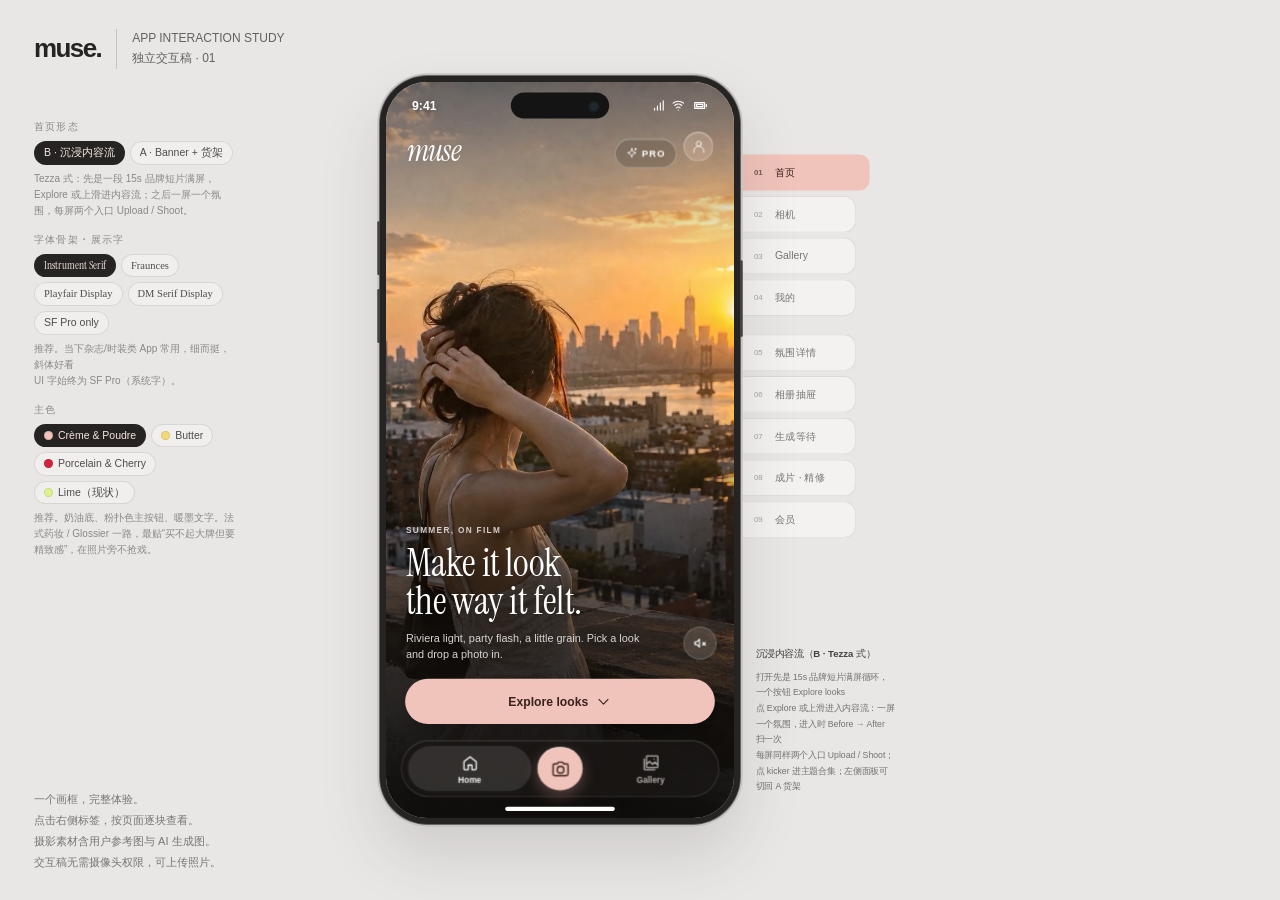
<file: index.html>
<!doctype html>
<html lang="en">
<head>
<meta charset="utf-8">
<meta name="viewport" content="width=device-width, initial-scale=1">
<title>muse — App UI</title>
<meta http-equiv="refresh" content="0; url=./muse-app.html">
<link rel="canonical" href="./muse-app.html">
<style>body{margin:0;min-height:100vh;display:grid;place-items:center;background:#e9eae5;color:#22231e;font-family:-apple-system,BlinkMacSystemFont,"SF Pro Display","Helvetica Neue",sans-serif;font-size:14px}a{color:inherit}</style>
</head>
<body>
<p>Opening the prototype… <a href="./muse-app.html">Open muse-app.html</a></p>
<script>location.replace('./muse-app.html'+location.search+location.hash);</script>
</body>
</html>
</file>
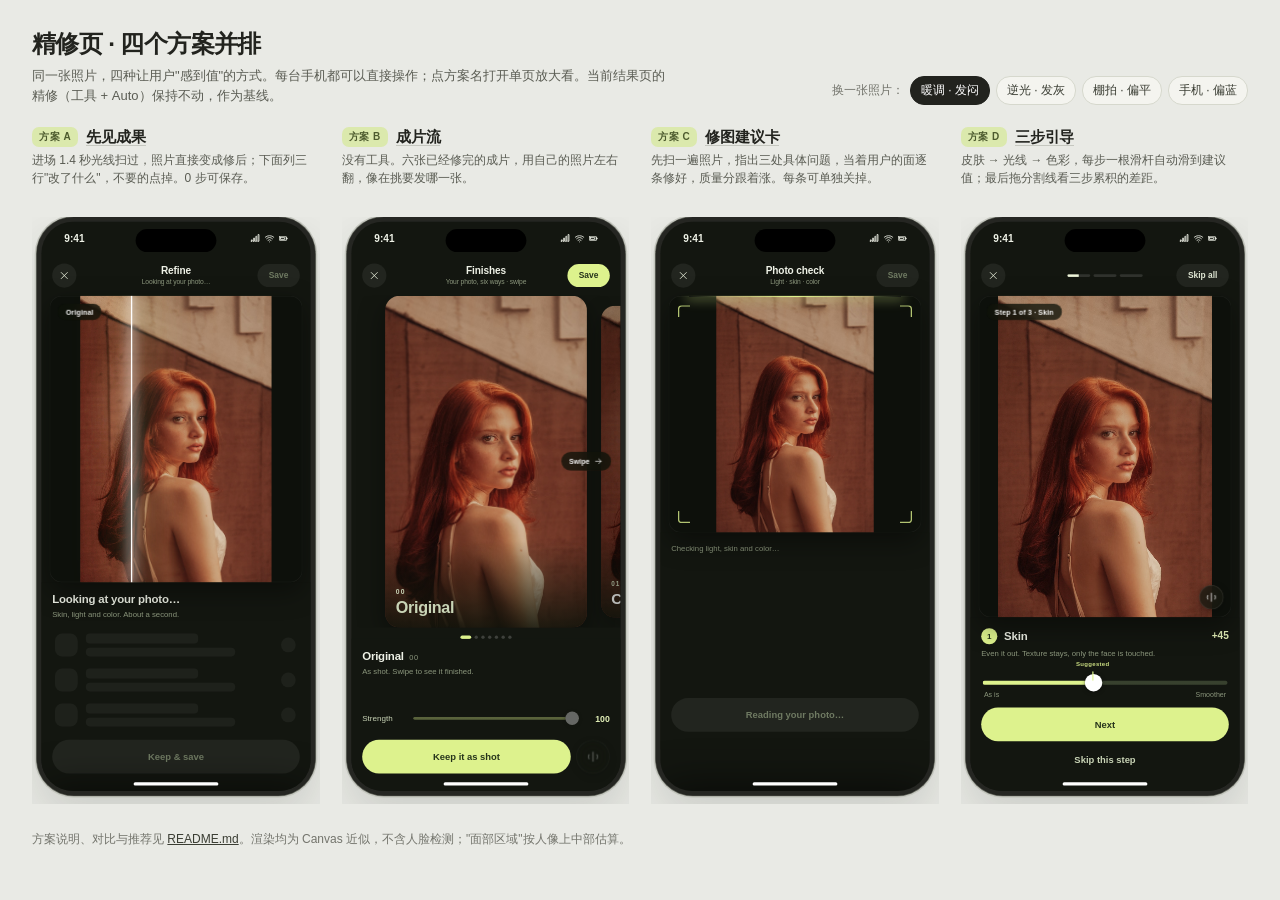
<file: refine-concepts/index.html>
<!doctype html>
<html lang="zh-CN">
<head>
<meta charset="utf-8">
<meta name="viewport" content="width=device-width,initial-scale=1">
<title>精修页 · 四个方案并排 — Muse</title>
<style>
:root{font-family:-apple-system,BlinkMacSystemFont,"SF Pro Display","Helvetica Neue",sans-serif;color:#22231e}
*{box-sizing:border-box}
body{margin:0;background:#e9eae5;min-height:100vh;padding:28px 32px 40px}
header{display:flex;align-items:flex-end;justify-content:space-between;gap:24px;flex-wrap:wrap;margin-bottom:22px}
header h1{margin:0;font-size:24px;letter-spacing:-.6px;font-weight:730}
header p{margin:6px 0 0;font-size:13px;color:#5a5c53;max-width:640px;line-height:1.5}
.photos{display:flex;align-items:center;gap:6px;flex-wrap:wrap;font-size:12px;color:#73746c}
.photos a{color:#3a3d33;background:#f4f4ef;border:1px solid #d6d8cd;border-radius:14px;padding:5px 10px;text-decoration:none}
.photos a.on{background:#22231e;color:#fff;border-color:#22231e}
.grid{display:grid;grid-template-columns:repeat(4,minmax(0,1fr));gap:22px}
@media(max-width:1180px){.grid{grid-template-columns:repeat(2,minmax(0,1fr))}}
section h2{margin:0 0 4px;font-size:15px;letter-spacing:-.2px}
section h2 a{color:inherit;text-decoration:none;border-bottom:1px solid #c5c7bf}
section h2 a:hover{border-color:#22231e}
section h2 span{display:inline-block;font-size:10px;font-weight:700;letter-spacing:.6px;color:#4c5a2e;background:#dbe9ad;border-radius:7px;padding:3px 7px;margin-right:8px;vertical-align:2px}
section p{margin:0 0 12px;font-size:12px;color:#5a5c53;line-height:1.5;min-height:54px}
.frame{width:100%;aspect-ratio:428/874;position:relative;overflow:hidden}
.frame iframe{position:absolute;left:0;top:0;width:428px;height:874px;border:0;transform-origin:0 0;background:transparent}
footer{margin-top:26px;font-size:12px;color:#73746c;line-height:1.6}
footer a{color:#3a3d33}
</style>
</head>
<body>
<header>
 <div><h1>精修页 · 四个方案并排</h1><p>同一张照片，四种让用户"感到值"的方式。每台手机都可以直接操作；点方案名打开单页放大看。当前结果页的精修（工具 + Auto）保持不动，作为基线。</p></div>
 <div class="photos" id="photos"><span>换一张照片：</span></div>
</header>
<div class="grid" id="grid"></div>
<footer>方案说明、对比与推荐见 <a href="README.md">README.md</a>。渲染均为 Canvas 近似，不含人脸检测；"面部区域"按人像上中部估算。</footer>
<script>
const PHOTOS={portrait5:'暖调 · 发闷',portrait2:'逆光 · 发灰',portrait4:'棚拍 · 偏平',portrait:'手机 · 偏蓝'};
const q=new URLSearchParams(location.search),photo=PHOTOS[q.get('photo')]?q.get('photo'):'portrait5';
document.getElementById('photos').insertAdjacentHTML('beforeend',Object.entries(PHOTOS).map(([id,d])=>`<a href="?photo=${id}" class="${id===photo?'on':''}">${d}</a>`).join(''));
const CONCEPTS=[
 ['A','先见成果','A-reveal.html','进场 1.4 秒光线扫过，照片直接变成修后；下面列三行"改了什么"，不要的点掉。0 步可保存。'],
 ['B','成片流','B-finishes.html','没有工具。六张已经修完的成片，用自己的照片左右翻，像在挑要发哪一张。'],
 ['C','修图建议卡','C-coach.html','先扫一遍照片，指出三处具体问题，当着用户的面逐条修好，质量分跟着涨。每条可单独关掉。'],
 ['D','三步引导','D-steps.html','皮肤 → 光线 → 色彩，每步一根滑杆自动滑到建议值；最后拖分割线看三步累积的差距。']
];
document.getElementById('grid').innerHTML=CONCEPTS.map(([tag,name,file,desc])=>`<section><h2><span>方案 ${tag}</span><a href="${file}?photo=${photo}">${name}</a></h2><p>${desc}</p><div class="frame"><iframe src="${file}?embed=1&photo=${photo}" title="方案 ${tag} ${name}" loading="lazy"></iframe></div></section>`).join('');
function fit(){document.querySelectorAll('.frame').forEach(f=>{const s=f.clientWidth/428;f.querySelector('iframe').style.transform=`scale(${s})`;});}
fit();addEventListener('resize',fit);
</script>
</body>
</html>
</file>
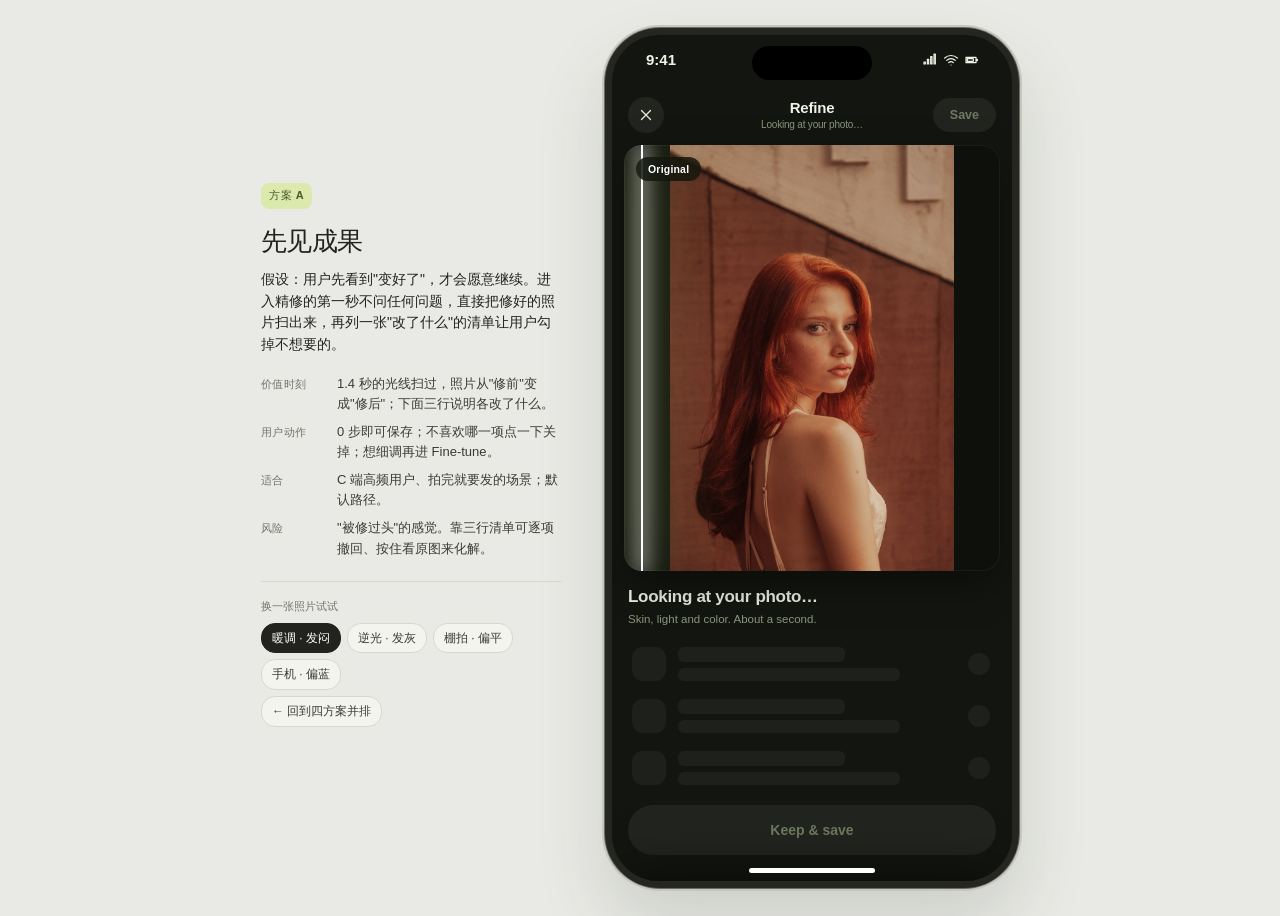
<file: refine-concepts/A-reveal.html>
<!doctype html>
<html lang="zh-CN">
<head>
<meta charset="utf-8">
<meta name="viewport" content="width=device-width,initial-scale=1">
<title>方案 A · 先见成果 — Muse 精修概念</title>
<link rel="stylesheet" href="shared.css">
<style>
/* A: the app does the work first, then shows a receipt of what it did. */
.sweep{position:absolute;top:0;bottom:0;left:0;width:2px;margin-left:-1px;background:#fff;box-shadow:0 0 18px 4px #ffffff99,0 0 70px 14px #ddf28d55;opacity:0;pointer-events:none}
.sweep.on{opacity:1}
.ba{position:absolute;top:12px;right:12px;display:flex;background:#0e130ac2;border-radius:20px;padding:3px;backdrop-filter:blur(12px);-webkit-backdrop-filter:blur(12px)}
.ba button{font-size:10.5px;font-weight:600;padding:5px 11px;border-radius:16px;color:#c9d4b6}
.ba button.on{background:#fff;color:#1d2418}
.ba[hidden]{display:none}
.head{display:flex;align-items:center;justify-content:space-between;gap:12px}
.head h2{transition:opacity .3s}
.changes{display:flex;flex-direction:column;gap:6px}
.change{display:flex;align-items:center;gap:12px;min-height:46px;padding:0 6px 0 4px;border-radius:14px;text-align:left;width:100%;transition:opacity .25s}
.change .ic{width:34px;height:34px;border-radius:11px;display:grid;place-items:center;background:#28321f;color:#e9f5c3;flex-shrink:0;transition:background .2s,color .2s}
.change .ic svg{width:17px;height:17px}
.change .txt{flex:1;min-width:0;line-height:1.25}
.change .txt b{display:block;font-size:12.5px;font-weight:600;color:#eef5d9}
.change .txt small{display:block;font-size:10.5px;color:var(--muted);margin-top:2px;white-space:nowrap;overflow:hidden;text-overflow:ellipsis}
.change .tick{width:22px;height:22px;border-radius:50%;display:grid;place-items:center;background:var(--accent);color:var(--accent-ink);flex-shrink:0;transition:background .2s,color .2s}
.change .tick svg{width:13px;height:13px;stroke-width:2.6}
.change.off .ic{background:var(--tile);color:#7f8a72}
.change.off .txt b{color:#a4af95}
.change.off .tick{background:#ffffff10;color:transparent;box-shadow:inset 0 0 0 1.5px #ffffff26}
.change.pop{animation:pop .5s cubic-bezier(.2,.9,.3,1.3) both}
.skeleton .change{pointer-events:none}
.skeleton .ic,.skeleton .tick{background:#ffffff0c!important;color:transparent!important;box-shadow:none!important}
.skeleton .txt b,.skeleton .txt small{color:transparent!important;background:#ffffff0c;border-radius:6px;width:60%}
.skeleton .txt small{width:80%;margin-top:6px}
.skeleton{animation:shimmer 1.3s ease-in-out infinite}
@keyframes shimmer{50%{opacity:.55}}
.stage-hint{position:absolute;left:50%;bottom:14px;transform:translateX(-50%);background:#0e130ac2;color:#fff;border-radius:20px;padding:6px 12px;font-size:10.5px;font-weight:550;backdrop-filter:blur(12px);pointer-events:none;opacity:0;transition:opacity .3s}
.stage-hint.show{opacity:1}
</style>
</head>
<body>
<main class="board">
 <aside class="note">
  <span class="tag">方案 A</span>
  <h1>先见成果</h1>
  <p class="hyp">假设：用户先看到"变好了"，才会愿意继续。进入精修的第一秒不问任何问题，直接把修好的照片扫出来，再列一张"改了什么"的清单让用户勾掉不想要的。</p>
  <dl>
   <dt>价值时刻</dt><dd>1.4 秒的光线扫过，照片从"修前"变成"修后"；下面三行说明各改了什么。</dd>
   <dt>用户动作</dt><dd>0 步即可保存；不喜欢哪一项点一下关掉；想细调再进 Fine-tune。</dd>
   <dt>适合</dt><dd>C 端高频用户、拍完就要发的场景；默认路径。</dd>
   <dt>风险</dt><dd>"被修过头"的感觉。靠三行清单可逐项撤回、按住看原图来化解。</dd>
  </dl>
  <div class="switch"></div>
 </aside>
 <div class="device"><div class="screen">
  <div class="status"></div><div class="island"></div>
  <div class="app">
   <header class="topbar">
    <button class="circle" aria-label="Close" id="close"></button>
    <span class="title">Refine<small id="titleSub">Looking at your photo…</small></span>
    <button class="pill" id="save" disabled>Save</button>
   </header>
   <div class="stage" id="stage">
    <img id="before" alt="Photo before refinement">
    <canvas id="after" aria-label="Refined photo" style="clip-path:inset(0 100% 0 0)"></canvas>
    <div class="sweep" id="sweep"></div>
    <span class="glass-label" id="label">Original</span>
    <div class="ba" id="ba" hidden><button data-v="before">Before</button><button data-v="after" class="on">After</button></div>
    <span class="stage-hint" id="hint">Hold to see before</span>
    <button class="glass hold" id="hold" aria-label="Hold to see the photo before refinement" hidden></button>
   </div>
   <section class="panel">
    <div class="head"><div><h2 id="headline">Looking at your photo…</h2><p class="sub" id="sub">Skin, light and color. About a second.</p></div><button class="pill ghost" id="tune" hidden>Fine-tune</button></div>
    <div class="changes skeleton" id="changes"></div>
    <div class="actions"><button class="btn primary" id="keep" disabled>Keep &amp; save</button></div>
   </section>
   <div class="scrim"></div>
   <div class="sheet" id="sheet">
    <div class="grab"></div>
    <div class="sheet-head"><h3>Fine-tune</h3><button class="pill ghost" id="sheetDone">Done</button></div>
    <div id="sheetBody"></div>
   </div>
   <div class="home-line"></div>
  </div>
 </div></div>
</main>
<script src="shared.js"></script>
<script>
const {icon,photoSrc}=Muse;Muse.chrome();
document.getElementById('close').innerHTML=icon('close');document.getElementById('hold').innerHTML=icon('compare');

/* The three changes come from a quick read of the photo (face brightness, warmth, contrast) — see Muse.suggest. */
let CHANGES=[];
const on={skin:true,light:true,color:true};
let cur=Muse.DEFAULT(),strength=100,revealed=false,comparing=false;
const before=document.getElementById('before'),after=document.getElementById('after'),label=document.getElementById('label'),changes=document.getElementById('changes');
const paint=Muse.painter(after,{max:900});

function recompute(){cur=Muse.DEFAULT();for(const c of CHANGES)if(on[c.k])c.set(cur);}
const effective=()=>Muse.scaled(cur,strength/100);
function anyOn(){return Object.values(on).some(Boolean);}

function renderChanges(pop=false){
 changes.innerHTML=CHANGES.map((c,i)=>`<button class="change ${on[c.k]?'':'off'} ${pop?'pop':''}" data-k="${c.k}" style="animation-delay:${i*110}ms" aria-pressed="${on[c.k]}"><span class="ic">${icon(c.ic)}</span><span class="txt"><b>${c.name}</b><small>${c.why}</small></span><span class="tick">${icon('check')}</span></button>`).join('');
}
function updateHead(){
 const n=Object.values(on).filter(Boolean).length;
 document.getElementById('headline').textContent=n?'Refined for you':'Back to your original';
 document.getElementById('sub').textContent=n?`${n} change${n>1?'s':''}. Tap one to turn it off.`:'Turn a change back on, or fine-tune by hand.';
 document.getElementById('titleSub').textContent=n?'Auto · tap to adjust':'Nothing applied';
 document.getElementById('save').disabled=!n;document.getElementById('keep').disabled=!n;
 label.textContent=comparing?'Before':(n?'After':'Original');label.classList.toggle('accent',!comparing&&n>0);
}
async function refresh(){await paint(photoSrc,effective());after.style.clipPath='none';}

changes.addEventListener('click',e=>{const b=e.target.closest('.change');if(!b||!revealed)return;on[b.dataset.k]=!on[b.dataset.k];recompute();renderChanges();updateHead();refresh();syncSheet();});

/* Sweep: the refined canvas is revealed left→right behind a bright line. */
function sweep(ms=1400){return new Promise(res=>{const line=document.getElementById('sweep');line.classList.add('on');const t0=performance.now();const step=now=>{const k=Math.min(1,(now-t0)/ms),e=k<.5?2*k*k:1-Math.pow(-2*k+2,2)/2,p=e*100;after.style.clipPath=`inset(0 ${100-p}% 0 0)`;line.style.left=p+'%';if(k<1)requestAnimationFrame(step);else{line.classList.remove('on');res();}};requestAnimationFrame(step);});}

async function start(){
 before.src=photoSrc;await Muse.load(photoSrc);
 CHANGES=Muse.suggest(await Muse.analyse(photoSrc)).changes;
 renderChanges();recompute();
 const out=await Muse.render(photoSrc,effective(),900);Muse.paint(after,out);after.hidden=false;
 await Muse.wait(650);
 await sweep();
 revealed=true;changes.classList.remove('skeleton');renderChanges(true);updateHead();
 document.getElementById('tune').hidden=false;document.getElementById('ba').hidden=false;document.getElementById('hold').hidden=false;
 const hint=document.getElementById('hint');hint.classList.add('show');setTimeout(()=>hint.classList.remove('show'),2600);
}

/* Before / After */
function showBefore(){comparing=true;after.hidden=true;updateHead();document.querySelectorAll('.ba button').forEach(b=>b.classList.toggle('on',b.dataset.v==='before'));}
function showAfter(){comparing=false;after.hidden=false;updateHead();document.querySelectorAll('.ba button').forEach(b=>b.classList.toggle('on',b.dataset.v==='after'));}
document.getElementById('ba').addEventListener('click',e=>{const b=e.target.closest('button');if(!b)return;b.dataset.v==='before'?showBefore():showAfter();});
Muse.hold(document.getElementById('hold'),showBefore,showAfter);

/* Save */
const save=()=>{if(!anyOn())return;Muse.toast('Saved to Photos · original kept');};
document.getElementById('save').onclick=save;document.getElementById('keep').onclick=save;
document.getElementById('close').onclick=()=>Muse.toast('Back to result (prototype)');

/* Fine-tune sheet: strength first, then the four knobs behind the three changes. */
const sheet=Muse.sheet(document.getElementById('sheet'));
const KNOBS=[{id:'strength',label:'Strength',min:0,max:100},{id:'smooth',label:'Smooth skin',min:0,max:100},{id:'facelight',label:'Face light',min:0,max:100},{id:'warmth',label:'Warmth',min:-50,max:50,signed:true},{id:'contrast',label:'Contrast',min:-50,max:50,signed:true}];
document.getElementById('sheetBody').innerHTML=KNOBS.map(k=>Muse.sliderRow({...k,value:k.id==='strength'?100:0})).join('');
const syncers={};
for(const k of KNOBS){const input=document.getElementById(k.id);syncers[k.id]=Muse.bindSlider(input,v=>{if(k.id==='strength')strength=v;else{cur[k.id]=v;if(k.id==='smooth')on.skin=v>0;if(k.id==='facelight')on.light=v>0;if(k.id==='warmth'||k.id==='contrast')on.color=cur.warmth!==0||cur.contrast!==0||cur.saturation!==0;}renderChanges();updateHead();refresh();},{signed:k.signed});}
function syncSheet(){for(const k of KNOBS){const input=document.getElementById(k.id);input.value=k.id==='strength'?strength:Math.round(cur[k.id]);syncers[k.id]();}}
document.getElementById('tune').onclick=()=>{syncSheet();sheet.open();};
document.getElementById('sheetDone').onclick=sheet.close;

start();
</script>
</body>
</html>
</file>
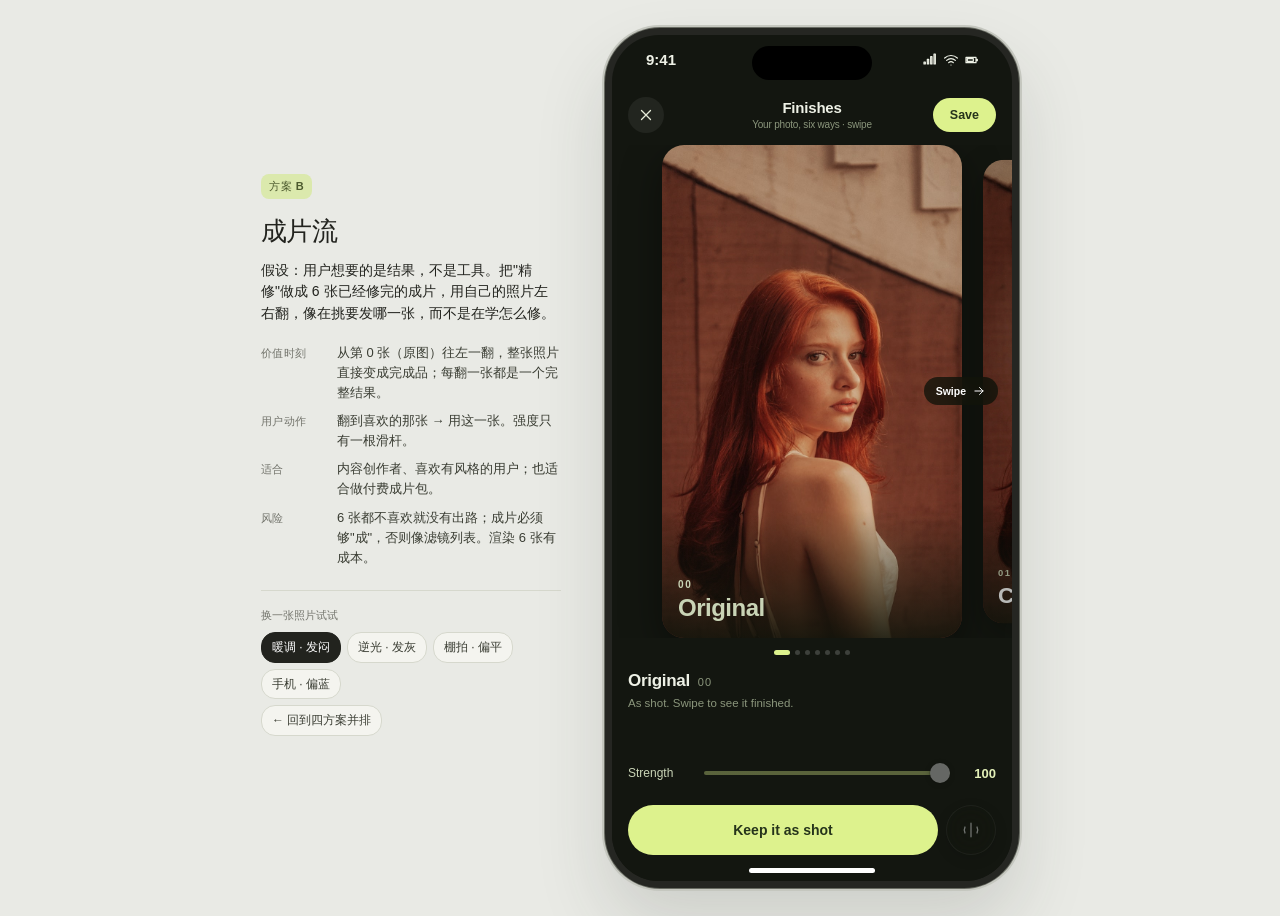
<file: refine-concepts/B-finishes.html>
<!doctype html>
<html lang="zh-CN">
<head>
<meta charset="utf-8">
<meta name="viewport" content="width=device-width,initial-scale=1">
<title>方案 B · 成片流 — Muse 精修概念</title>
<link rel="stylesheet" href="shared.css">
<style>
/* B: no tools. Six finished versions of the user's photo, swiped like prints. */
.deck-wrap{position:relative;flex:1;min-height:0;margin-top:4px}
.deck{height:100%;display:flex;gap:12px;overflow-x:auto;scroll-snap-type:x mandatory;padding:0 50px;scrollbar-width:none}
.deck::-webkit-scrollbar{display:none}
.deck.nudge{animation:nudge 1.1s ease-in-out .9s 1}
@keyframes nudge{35%{transform:translateX(-22px)}70%{transform:translateX(6px)}}
.card{flex:0 0 300px;height:100%;border-radius:22px;overflow:hidden;position:relative;background:#0d100b;scroll-snap-align:center;box-shadow:0 14px 40px #00000066,inset 0 0 0 1px #ffffff0d;transition:transform .3s,opacity .3s}
.card:not(.active){transform:scale(.94);opacity:.7}
.card canvas,.card img{position:absolute;inset:0;width:100%;height:100%;object-fit:cover;display:block}
.card img.orig[hidden]{display:none}
.card .cap{position:absolute;left:0;right:0;bottom:0;padding:70px 16px 16px;background:linear-gradient(transparent,#0e130ad9);pointer-events:none}
.card .cap small{display:block;font-size:10px;letter-spacing:1.6px;color:#c9d4b6;font-weight:600;margin-bottom:4px}
.card .cap h3{font-size:24px;font-weight:720;letter-spacing:-.5px;color:#fff}
.card.original .cap h3{color:#c9d4b6}
.card .loading{position:absolute;inset:0;display:grid;place-items:center;color:#7f8a72;font-size:11px;background:#10130e;animation:shimmer 1.3s ease-in-out infinite}
@keyframes shimmer{50%{opacity:.6}}
.card .before-tag{position:absolute;left:12px;top:12px;background:#0e130ac2;color:#fff;border-radius:20px;padding:6px 12px;font-size:10.5px;font-weight:550;backdrop-filter:blur(12px)}
.card .before-tag[hidden]{display:none}
.swipe-hint{position:absolute;right:14px;top:50%;transform:translateY(-50%);display:flex;align-items:center;gap:6px;background:#0e130ac2;color:#fff;border-radius:20px;padding:7px 12px;font-size:10.5px;font-weight:600;backdrop-filter:blur(12px);pointer-events:none;transition:opacity .3s;animation:hintPulse 1.6s ease-in-out infinite}
.swipe-hint svg{width:14px;height:14px}
.swipe-hint.gone{opacity:0}
@keyframes hintPulse{50%{transform:translate(-6px,-50%)}}
.dots{display:flex;justify-content:center;gap:5px;padding:12px 0 0}
.dots i{width:5px;height:5px;border-radius:3px;background:#ffffff2e;transition:width .25s,background .25s}
.dots i.on{width:16px;background:var(--accent)}
.meta{min-height:62px}
.meta h2{display:flex;align-items:baseline;gap:8px}
.meta h2 small{font-size:11px;color:var(--muted);font-weight:500;letter-spacing:1px}
.tags{display:flex;flex-wrap:wrap;gap:6px;margin-top:8px;min-height:22px}
.tags span{font-size:10.5px;color:#c9d4b6;background:var(--tile);border-radius:12px;padding:3px 9px;box-shadow:inset 0 0 0 1px #ffffff0a}
.row2{flex-direction:row;align-items:center}
.row2 .btn{flex:1}
.row2 .glass{position:static;width:50px;height:50px}
.row2 .glass svg{width:18px;height:18px}
</style>
</head>
<body>
<main class="board">
 <aside class="note">
  <span class="tag">方案 B</span>
  <h1>成片流</h1>
  <p class="hyp">假设：用户想要的是结果，不是工具。把"精修"做成 6 张已经修完的成片，用自己的照片左右翻，像在挑要发哪一张，而不是在学怎么修。</p>
  <dl>
   <dt>价值时刻</dt><dd>从第 0 张（原图）往左一翻，整张照片直接变成完成品；每翻一张都是一个完整结果。</dd>
   <dt>用户动作</dt><dd>翻到喜欢的那张 → 用这一张。强度只有一根滑杆。</dd>
   <dt>适合</dt><dd>内容创作者、喜欢有风格的用户；也适合做付费成片包。</dd>
   <dt>风险</dt><dd>6 张都不喜欢就没有出路；成片必须够"成"，否则像滤镜列表。渲染 6 张有成本。</dd>
  </dl>
  <div class="switch"></div>
 </aside>
 <div class="device"><div class="screen">
  <div class="status"></div><div class="island"></div>
  <div class="app">
   <header class="topbar">
    <button class="circle" aria-label="Close" id="close"></button>
    <span class="title">Finishes<small>Your photo, six ways · swipe</small></span>
    <button class="pill" id="save">Save</button>
   </header>
   <div class="deck-wrap">
    <div class="deck nudge" id="deck" aria-label="Finishes"></div>
    <div class="swipe-hint" id="swipeHint">Swipe</div>
   </div>
   <div class="dots" id="dots"></div>
   <section class="panel">
    <div class="meta" id="meta"></div>
    <div id="strengthRow"></div>
    <div class="actions row2"><button class="btn primary" id="use">Use this finish</button><button class="glass" id="hold" aria-label="Hold to see the original"></button></div>
   </section>
   <div class="home-line"></div>
  </div>
 </div></div>
</main>
<script src="shared.js"></script>
<script>
const {icon,photoSrc}=Muse;Muse.chrome();
document.getElementById('close').innerHTML=icon('close');document.getElementById('hold').innerHTML=icon('compare');document.getElementById('swipeHint').innerHTML='Swipe '+icon('arrow');

/* "Clean" is the photo-aware auto (same read as A/C/D); the rest are deliberate styles. */
let FINISHES=[
 {id:'original',name:'Original',idx:'00',desc:'As shot. Swipe to see it finished.',tags:[],set:null},
 {id:'clean',name:'Clean',idx:'01',desc:'Just better. Nobody can tell what changed.',tags:['Even skin','Face light','Balanced color'],set:null},
 {id:'film',name:'Soft Film',idx:'02',desc:'Faded warmth and a little grain. Weekend feeling.',tags:['Warm fade','Fine grain','Soft skin'],set:s=>{s.look={css:'sepia(.2) saturate(1.02) contrast(.94) brightness(1.05)',grain:.32};s.smooth=30;s.glow=10;s.facelight=30;}},
 {id:'golden',name:'Golden',idx:'03',desc:'Late-afternoon light, wherever you were.',tags:['Warm glow','Face light','Rich tones'],set:s=>{s.look={css:'sepia(.28) saturate(1.18) contrast(1.04)',glow:.12};s.facelight=45;s.saturation=6;s.smooth=25;}},
 {id:'editorial',name:'Editorial',idx:'04',desc:'Black and white with weight. Magazine, not snapshot.',tags:['Mono','Deep contrast','Grain'],set:s=>{s.look={css:'grayscale(1) contrast(1.22) brightness(1.02)',grain:.2};s.vignette=25;s.smooth=20;s.facelight=35;}},
 {id:'night',name:'Night Glow',idx:'05',desc:'Soft halo, darker edges. Made for low light.',tags:['Glow','Vignette','Cool balance'],set:s=>{s.glow=45;s.contrast=8;s.saturation=8;s.vignette=32;s.warmth=-8;s.smooth=35;s.facelight=30;}},
 {id:'fresh',name:'Fresh',idx:'06',desc:'Brighter, cleaner, a bit more color. Daylight energy.',tags:['Bright','Clean color','Light skin'],set:s=>{s.exposure=8;s.saturation=15;s.contrast=2;s.smooth=25;s.facelight=30;s.look={css:'hue-rotate(-4deg) brightness(1.02)'};}}
];
const deck=document.getElementById('deck'),dots=document.getElementById('dots'),meta=document.getElementById('meta');
const amt=FINISHES.map(()=>100);let active=0,painters=[],comparing=false;

function stateFor(i){const f=FINISHES[i];if(!f.set)return null;const s=Muse.DEFAULT();f.set(s);return Muse.scaled(s,amt[i]/100);}

deck.innerHTML=FINISHES.map((f,i)=>`<article class="card ${i===0?'active original':''}" data-i="${i}"><img class="orig" src="${photoSrc}" alt="" ${i===0?'':'hidden'}>${i===0?'':`<canvas aria-label="${f.name} finish"></canvas><div class="loading">Finishing…</div>`}<span class="before-tag" hidden>Before</span><div class="cap"><small>${f.idx}${i===0?'':' · FINISH'}</small><h3>${f.name}</h3></div></article>`).join('');
dots.innerHTML=FINISHES.map((_,i)=>`<i class="${i===0?'on':''}"></i>`).join('');
document.getElementById('strengthRow').innerHTML=Muse.sliderRow({id:'strength',label:'Strength',value:100});
const strength=document.getElementById('strength');
const syncStrength=Muse.bindSlider(strength,v=>{amt[active]=v;renderCard(active);});

async function renderCard(i){const card=deck.children[i],canvas=card.querySelector('canvas');if(!canvas)return;if(!painters[i])painters[i]=Muse.painter(canvas,{max:720,delay:i===active?16:0});await painters[i](photoSrc,stateFor(i));card.querySelector('.loading')?.remove();}

function setActive(i){if(i===active&&meta.innerHTML)return;active=i;const f=FINISHES[i];
 [...deck.children].forEach((c,k)=>c.classList.toggle('active',k===i));[...dots.children].forEach((d,k)=>d.classList.toggle('on',k===i));
 meta.innerHTML=`<h2>${f.name}<small>${f.idx}</small></h2><p class="sub">${f.desc}</p><div class="tags">${f.tags.map(t=>`<span>${t}</span>`).join('')}</div>`;
 strength.disabled=i===0;strength.value=amt[i];syncStrength();
 document.getElementById('use').textContent=i===0?'Keep it as shot':`Use ${f.name}`;document.getElementById('hold').disabled=i===0;}

let scrollTimer=0;deck.addEventListener('scroll',()=>{document.getElementById('swipeHint').classList.add('gone');deck.classList.remove('nudge');clearTimeout(scrollTimer);scrollTimer=setTimeout(()=>{const mid=deck.getBoundingClientRect().left+deck.clientWidth/2;let best=0,dist=1e9;[...deck.children].forEach((c,k)=>{const r=c.getBoundingClientRect(),d=Math.abs(r.left+r.width/2-mid);if(d<dist){dist=d;best=k;}});setActive(best);},60);},{passive:true});
deck.addEventListener('click',e=>{const c=e.target.closest('.card');if(c&&+c.dataset.i!==active)c.scrollIntoView({behavior:'smooth',inline:'center',block:'nearest'});});

function showBefore(){if(active===0)return;comparing=true;const c=deck.children[active];c.querySelector('.orig').hidden=false;c.querySelector('.before-tag').hidden=false;}
function showAfter(){if(!comparing)return;comparing=false;const c=deck.children[active];c.querySelector('.orig').hidden=true;c.querySelector('.before-tag').hidden=true;}
Muse.hold(document.getElementById('hold'),showBefore,showAfter);
const save=()=>Muse.toast(active===0?'Saved as shot':`Saved · ${FINISHES[active].name} finish · original kept`);
document.getElementById('use').onclick=save;document.getElementById('save').onclick=save;
document.getElementById('close').onclick=()=>Muse.toast('Back to result (prototype)');

async function start(){
 await Muse.load(photoSrc);
 const sug=Muse.suggest(await Muse.analyse(photoSrc));FINISHES[1].set=s=>{for(const c of sug.changes)c.set(s);};FINISHES[1].tags=sug.changes.map(c=>c.name);
 setActive(0);
 for(let i=1;i<FINISHES.length;i++)await renderCard(i);
}
start();
</script>
</body>
</html>
</file>
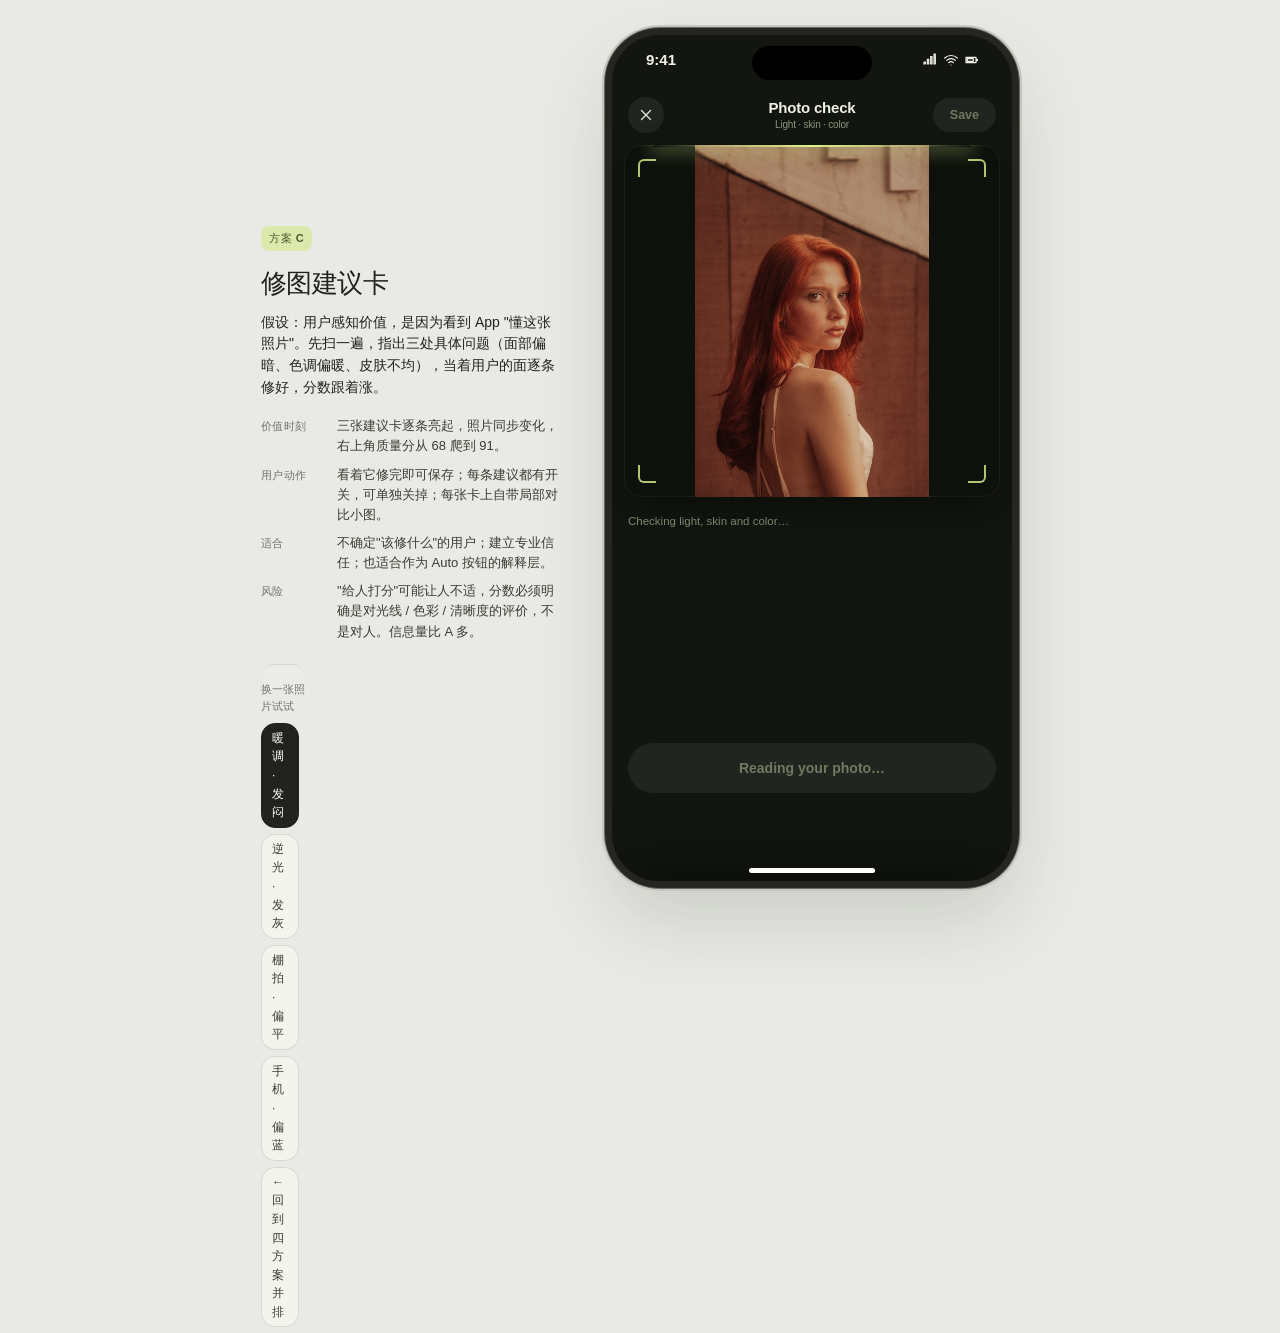
<file: refine-concepts/C-coach.html>
<!doctype html>
<html lang="zh-CN">
<head>
<meta charset="utf-8">
<meta name="viewport" content="width=device-width,initial-scale=1">
<title>方案 C · 修图建议卡 — Muse 精修概念</title>
<link rel="stylesheet" href="shared.css">
<style>
/* C: the app reads the photo, names what it found, fixes it in front of the user, and shows the score climb. */
.stage.small{flex:0 0 auto;height:352px}
.scan{position:absolute;inset:0;pointer-events:none;opacity:0;transition:opacity .3s}
.scan.on{opacity:1}
.scan .line{position:absolute;left:8%;right:8%;top:0;height:2px;background:linear-gradient(90deg,transparent,#ddf28d,transparent);box-shadow:0 0 18px 4px #ddf28d66;animation:scanDown 1.3s ease-in-out infinite}
@keyframes scanDown{0%{top:6%}50%{top:92%}100%{top:6%}}
.scan .c{position:absolute;width:18px;height:18px;border:2px solid #ddf28dcc}
.scan .tl{left:14px;top:14px;border-right:0;border-bottom:0;border-radius:6px 0 0 0}
.scan .tr{right:14px;top:14px;border-left:0;border-bottom:0;border-radius:0 6px 0 0}
.scan .bl{left:14px;bottom:14px;border-right:0;border-top:0;border-radius:0 0 0 6px}
.scan .br{right:14px;bottom:14px;border-left:0;border-top:0;border-radius:0 0 6px 0}
.score{position:absolute;right:12px;top:12px;display:flex;align-items:center;gap:8px;background:#0e130ac2;border-radius:24px;padding:5px 12px 5px 6px;backdrop-filter:blur(12px);-webkit-backdrop-filter:blur(12px);transition:opacity .3s}
.score[hidden]{display:none}
.score svg{width:34px;height:34px;transform:rotate(-90deg)}
.score circle{fill:none;stroke-width:3.4;stroke-linecap:round}
.score .bg{stroke:#ffffff22}
.score .fg{stroke:var(--accent);stroke-dasharray:119.4;stroke-dashoffset:119.4;transition:stroke-dashoffset .6s cubic-bezier(.2,.8,.2,1)}
.score strong{display:block;font-size:15px;font-weight:700;line-height:1;font-variant-numeric:tabular-nums}
.score small{display:block;font-size:9px;color:#c9d4b6;letter-spacing:.6px;text-transform:uppercase;margin-top:2px}
.score .delta{font-size:11px;font-weight:700;color:var(--accent);margin-left:2px}
.readout{font-size:11.5px;color:var(--muted);min-height:16px;display:flex;align-items:center;gap:8px}
.readout b{color:#eef5d9;font-weight:600}
.findings{display:flex;flex-direction:column;gap:6px}
.finding{display:flex;align-items:center;gap:12px;min-height:58px;padding:6px 6px 6px 6px;border-radius:16px;background:var(--card);box-shadow:inset 0 0 0 1px #ffffff08;opacity:0;transform:translateY(8px);transition:opacity .35s,transform .35s,background .25s}
.finding.in{opacity:1;transform:none}
.finding.on{background:#222a1c;box-shadow:inset 0 0 0 1px #d3e98f40}
.pair{display:flex;align-items:center;gap:3px;flex-shrink:0}
.pair canvas{width:36px;height:46px;border-radius:8px;display:block;background:#0d100b}
.pair .b{opacity:.75}
.pair svg{width:12px;height:12px;color:#7f8a72}
.finding .txt{flex:1;min-width:0;line-height:1.25}
.finding .txt b{display:block;font-size:12.5px;font-weight:600;color:#eef5d9}
.finding .txt small{display:block;font-size:10.5px;color:var(--muted);margin-top:2px;white-space:nowrap;overflow:hidden;text-overflow:ellipsis}
.finding.on .txt small{color:#b9c8a0}
.switch{width:44px;height:26px;border-radius:13px;background:#ffffff1a;position:relative;flex-shrink:0;transition:background .25s}
.switch i{position:absolute;top:3px;left:3px;width:20px;height:20px;border-radius:50%;background:#fff;transition:transform .25s;box-shadow:0 1px 4px #0006}
.switch[aria-checked=true]{background:var(--accent)}
.switch[aria-checked=true] i{transform:translateX(18px)}
</style>
</head>
<body>
<main class="board">
 <aside class="note">
  <span class="tag">方案 C</span>
  <h1>修图建议卡</h1>
  <p class="hyp">假设：用户感知价值，是因为看到 App "懂这张照片"。先扫一遍，指出三处具体问题（面部偏暗、色调偏暖、皮肤不均），当着用户的面逐条修好，分数跟着涨。</p>
  <dl>
   <dt>价值时刻</dt><dd>三张建议卡逐条亮起，照片同步变化，右上角质量分从 68 爬到 91。</dd>
   <dt>用户动作</dt><dd>看着它修完即可保存；每条建议都有开关，可单独关掉；每张卡上自带局部对比小图。</dd>
   <dt>适合</dt><dd>不确定"该修什么"的用户；建立专业信任；也适合作为 Auto 按钮的解释层。</dd>
   <dt>风险</dt><dd>"给人打分"可能让人不适，分数必须明确是对光线 / 色彩 / 清晰度的评价，不是对人。信息量比 A 多。</dd>
  </dl>
  <div class="switch"></div>
 </aside>
 <div class="device"><div class="screen">
  <div class="status"></div><div class="island"></div>
  <div class="app">
   <header class="topbar">
    <button class="circle" aria-label="Close" id="close"></button>
    <span class="title">Photo check<small id="titleSub">Light · skin · color</small></span>
    <button class="pill" id="save" disabled>Save</button>
   </header>
   <div class="stage small" id="stage">
    <img id="before" alt="Photo before refinement">
    <canvas id="after" aria-label="Refined photo" hidden></canvas>
    <div class="scan on" id="scan"><i class="line"></i><b class="c tl"></b><b class="c tr"></b><b class="c bl"></b><b class="c br"></b></div>
    <div class="score" id="score" hidden><svg viewBox="0 0 44 44" aria-hidden="true"><circle class="bg" cx="22" cy="22" r="19"/><circle class="fg" id="ring" cx="22" cy="22" r="19"/></svg><div><strong><span id="scoreNum">—</span><span class="delta" id="delta"></span></strong><small>Photo quality</small></div></div>
    <span class="glass-label" id="label" hidden>After</span>
    <button class="glass hold" id="hold" aria-label="Hold to see the photo before" hidden></button>
   </div>
   <section class="panel">
    <p class="readout" id="status">Checking light, skin and color…</p>
    <div class="findings" id="findings"></div>
    <div class="actions"><button class="btn primary" id="primary" disabled>Reading your photo…</button><button class="btn ghost" id="manual" hidden>Adjust by hand</button></div>
   </section>
   <div class="scrim"></div>
   <div class="sheet" id="sheet">
    <div class="grab"></div>
    <div class="sheet-head"><h3>Adjust by hand</h3><button class="pill ghost" id="sheetDone">Done</button></div>
    <div id="sheetBody"></div>
   </div>
   <div class="home-line"></div>
  </div>
 </div></div>
</main>
<script src="shared.js"></script>
<script>
const {icon,photoSrc}=Muse;Muse.chrome();
document.getElementById('close').innerHTML=icon('close');document.getElementById('hold').innerHTML=icon('compare');
const before=document.getElementById('before'),after=document.getElementById('after'),findings=document.getElementById('findings'),status=document.getElementById('status');
const paint=Muse.painter(after,{max:900});
let FIX=[],on={},base=0,ready=false,comparing=false,cur=Muse.DEFAULT();

function recompute(){cur=Muse.DEFAULT();for(const f of FIX)if(on[f.k])f.set(cur);}
const score=()=>Math.min(96,base+FIX.reduce((n,f)=>n+(on[f.k]?f.gain:0),0));
function setScore(v,delta){document.getElementById('scoreNum').textContent=v;document.getElementById('ring').style.strokeDashoffset=(119.4*(1-v/100)).toFixed(1);document.getElementById('delta').textContent=delta>0?`+${delta}`:'';}
function updateChrome(){const n=Object.values(on).filter(Boolean).length;setScore(score(),score()-base);
 document.getElementById('save').disabled=!n;document.getElementById('primary').disabled=!n;document.getElementById('primary').textContent=n?'Save photo':'Nothing applied';
 status.innerHTML=n===FIX.length?`<b>Fixed ${n} of ${FIX.length}.</b> Tap a switch to undo one.`:n?`<b>${n} of ${FIX.length} applied.</b> Switch the rest on or off.`:`Everything off. This is your photo as shot.`;
 document.getElementById('titleSub').textContent=n?`${n} fix${n>1?'es':''} on`:'As shot';
 document.getElementById('label').textContent=comparing?'Before':(n?'After':'Original');document.getElementById('label').classList.toggle('accent',!comparing&&n>0);}
async function refresh(){recompute();await paint(photoSrc,cur);}

async function thumbs(f,card){const full=await Muse.render(photoSrc,Muse.DEFAULT(),420),one=Muse.DEFAULT();f.set(one);const fixed=await Muse.render(photoSrc,one,420),region=f.k==='color'?'full':'face';
 const b=await Muse.crop(full,region,92),a=await Muse.crop(fixed,region,92);Muse.paint(card.querySelector('.b'),b);Muse.paint(card.querySelector('.a'),a);}

findings.addEventListener('click',e=>{const card=e.target.closest('.finding');if(!card||!ready)return;const k=card.dataset.k;on[k]=!on[k];card.classList.toggle('on',on[k]);card.querySelector('.switch').setAttribute('aria-checked',on[k]);updateChrome();refresh();});

async function start(){
 before.src=photoSrc;await Muse.load(photoSrc);
 const read=await Muse.analyse(photoSrc),sug=Muse.suggest(read);FIX=sug.changes;base=sug.score;for(const f of FIX)on[f.k]=false;
 findings.innerHTML=FIX.map(f=>`<article class="finding" data-k="${f.k}"><div class="pair"><canvas class="b" width="72" height="92" aria-hidden="true"></canvas>${icon('arrow')}<canvas class="a" width="72" height="92" aria-hidden="true"></canvas></div><div class="txt"><b>${f.title}</b><small>${f.fix}</small></div><button class="switch" role="switch" aria-checked="false" aria-label="${f.fix}"><i></i></button></article>`).join('');
 await Promise.all(FIX.map((f,i)=>thumbs(f,findings.children[i])));
 await Muse.wait(1400);
 document.getElementById('scan').classList.remove('on');
 const sc=document.getElementById('score');sc.hidden=false;setScore(0,0);await Muse.wait(30);setScore(base,0);
 status.innerHTML=`<b>${FIX.length} things to fix.</b> Applying…`;
 for(const [i,card] of [...findings.children].entries()){await Muse.wait(i?160:120);card.classList.add('in');}
 await Muse.wait(500);
 for(const f of FIX){on[f.k]=true;const card=findings.querySelector(`[data-k="${f.k}"]`);card.classList.add('on');card.querySelector('.switch').setAttribute('aria-checked','true');await refresh();updateChrome();await Muse.wait(520);}
 ready=true;updateChrome();
 document.getElementById('manual').hidden=false;document.getElementById('hold').hidden=false;document.getElementById('label').hidden=false;
}

function showBefore(){comparing=true;after.hidden=true;updateChrome();}
function showAfter(){comparing=false;after.hidden=false;updateChrome();}
Muse.hold(document.getElementById('hold'),showBefore,showAfter);
const save=()=>{if(!Object.values(on).some(Boolean))return;Muse.toast('Saved to Photos · original kept');};
document.getElementById('save').onclick=save;document.getElementById('primary').onclick=save;
document.getElementById('close').onclick=()=>Muse.toast('Back to result (prototype)');

/* Manual sheet: the four knobs behind the findings. */
const sheet=Muse.sheet(document.getElementById('sheet'));
const KNOBS=[{id:'smooth',label:'Smooth skin',min:0,max:100},{id:'facelight',label:'Face light',min:0,max:100},{id:'warmth',label:'Warmth',min:-50,max:50,signed:true},{id:'contrast',label:'Contrast',min:-50,max:50,signed:true}];
document.getElementById('sheetBody').innerHTML=KNOBS.map(k=>Muse.sliderRow({...k,value:0})).join('');
const syncers={};let manual=false;
for(const k of KNOBS){const input=document.getElementById(k.id);syncers[k.id]=Muse.bindSlider(input,async v=>{if(!manual){recompute();manual=true;}cur[k.id]=v;await paint(photoSrc,cur);},{signed:k.signed});}
document.getElementById('manual').onclick=()=>{recompute();manual=false;for(const k of KNOBS){const input=document.getElementById(k.id);input.value=Math.round(cur[k.id]);syncers[k.id]();}sheet.open();};
document.getElementById('sheetDone').onclick=()=>{sheet.close();if(manual){/* keep manual values; findings become informational */for(const f of FIX){const card=findings.querySelector(`[data-k="${f.k}"]`);const active=f.k==='skin'?cur.smooth>0:f.k==='light'?cur.facelight>0||cur.exposure!==0:cur.warmth!==0||cur.contrast!==0||cur.saturation!==0;on[f.k]=active;card.classList.toggle('on',active);card.querySelector('.switch').setAttribute('aria-checked',active);}updateChrome();}};

start();
</script>
</body>
</html>
</file>
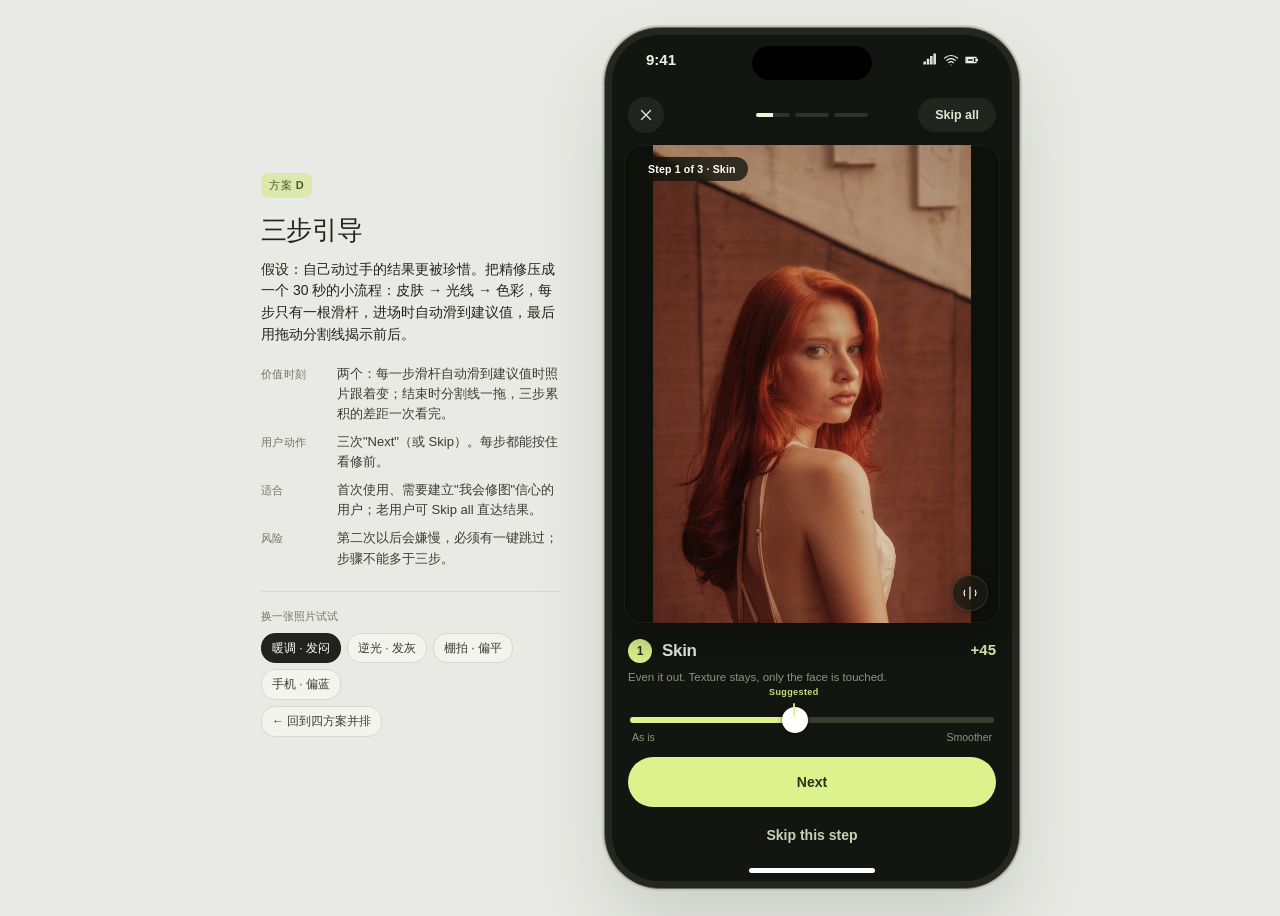
<file: refine-concepts/D-steps.html>
<!doctype html>
<html lang="zh-CN">
<head>
<meta charset="utf-8">
<meta name="viewport" content="width=device-width,initial-scale=1">
<title>方案 D · 三步引导 — Muse 精修概念</title>
<link rel="stylesheet" href="shared.css">
<style>
/* D: a 30-second guided session. One slider per step, pre-set to a suggestion, ending on a split reveal. */
.progress{position:absolute;left:50%;top:50%;transform:translate(-50%,-50%);display:flex;gap:5px;align-items:center}
.progress i{width:34px;height:4px;border-radius:2px;background:#ffffff1f;overflow:hidden;position:relative}
.progress i:after{content:"";position:absolute;inset:0;background:var(--accent);transform:scaleX(0);transform-origin:left;transition:transform .45s cubic-bezier(.2,.8,.2,1)}
.progress i.done:after{transform:scaleX(1)}
.progress i.now:after{transform:scaleX(.5);background:#eef5d9}
.step-head{display:flex;align-items:baseline;justify-content:space-between;gap:12px}
.step-head h2{display:flex;align-items:center;gap:10px}
.step-head h2 .n{width:24px;height:24px;border-radius:50%;background:var(--accent);color:var(--accent-ink);font-size:12px;font-weight:700;display:grid;place-items:center}
.step-head .val{font-size:15px;font-weight:700;color:#e3f0b8;font-variant-numeric:tabular-nums}
.big{padding:6px 2px 0}
.big .slider-wrap{padding:12px 0 8px}
.big input.slider{height:6px;border-radius:6px}
.big input.slider::-webkit-slider-thumb{width:26px;height:26px}
.big input.slider::-moz-range-thumb{width:26px;height:26px}
.big .neutral{top:10px;height:10px}
.suggest{position:absolute;top:-2px;width:2px;height:14px;background:var(--accent);border-radius:1px;transform:translateX(-1px);pointer-events:none;opacity:.9}
.suggest:after{content:"Suggested";position:absolute;top:-16px;left:50%;transform:translateX(-50%);font-size:9px;letter-spacing:.4px;color:var(--accent);white-space:nowrap;font-weight:600}
.ends{display:flex;justify-content:space-between;font-size:10.5px;color:var(--muted);padding:0 2px}
.split{position:absolute;inset:0;touch-action:none;cursor:ew-resize}
.split[hidden]{display:none}
.split img,.split canvas{position:absolute;inset:0;width:100%;height:100%;object-fit:contain;display:block}
.split .handle{position:absolute;top:0;bottom:0;width:2px;margin-left:-1px;background:#fff;box-shadow:0 0 10px #ffffff80,0 0 1px #0006;pointer-events:none}
.split .handle span{position:absolute;top:50%;left:50%;transform:translate(-50%,-50%);width:38px;height:38px;border-radius:50%;background:#fff;color:#1d2418;display:grid;place-items:center;box-shadow:0 4px 14px #0006}
.split .handle span svg{width:18px;height:18px;stroke-width:2}
.split .lbl{position:absolute;top:12px;background:#0e130ac2;color:#fff;border-radius:20px;padding:6px 12px;font-size:10.5px;font-weight:550;backdrop-filter:blur(12px);pointer-events:none}
.split .lbl.l{left:12px}.split .lbl.r{right:12px;background:var(--accent);color:var(--accent-ink)}
.summary{list-style:none;margin:0;padding:0;display:flex;gap:8px}
.summary li{flex:1;background:var(--card);border-radius:14px;padding:10px 12px;box-shadow:inset 0 0 0 1px #ffffff08;line-height:1.2}
.summary li small{display:block;font-size:10px;color:var(--muted);letter-spacing:.4px;text-transform:uppercase;margin-bottom:4px}
.summary li b{font-size:15px;font-weight:700;color:#e3f0b8;font-variant-numeric:tabular-nums}
.summary li.skipped b{color:#7f8a72;font-weight:500;font-size:12px}
</style>
</head>
<body>
<main class="board">
 <aside class="note">
  <span class="tag">方案 D</span>
  <h1>三步引导</h1>
  <p class="hyp">假设：自己动过手的结果更被珍惜。把精修压成一个 30 秒的小流程：皮肤 → 光线 → 色彩，每步只有一根滑杆，进场时自动滑到建议值，最后用拖动分割线揭示前后。</p>
  <dl>
   <dt>价值时刻</dt><dd>两个：每一步滑杆自动滑到建议值时照片跟着变；结束时分割线一拖，三步累积的差距一次看完。</dd>
   <dt>用户动作</dt><dd>三次"Next"（或 Skip）。每步都能按住看修前。</dd>
   <dt>适合</dt><dd>首次使用、需要建立"我会修图"信心的用户；老用户可 Skip all 直达结果。</dd>
   <dt>风险</dt><dd>第二次以后会嫌慢，必须有一键跳过；步骤不能多于三步。</dd>
  </dl>
  <div class="switch"></div>
 </aside>
 <div class="device"><div class="screen">
  <div class="status"></div><div class="island"></div>
  <div class="app">
   <header class="topbar">
    <button class="circle" aria-label="Close" id="close"></button>
    <div class="progress" id="progress" aria-label="Progress"><i></i><i></i><i></i></div>
    <button class="pill ghost" id="skipAll">Skip all</button>
   </header>
   <div class="stage" id="stage">
    <img id="before" alt="Photo before refinement">
    <canvas id="after" aria-label="Refined photo" hidden></canvas>
    <span class="glass-label" id="label">Step 1 of 3</span>
    <button class="glass hold" id="hold" aria-label="Hold to see the photo before this step"></button>
    <div class="split" id="split" hidden><img class="before" alt=""><canvas class="after"></canvas><div class="handle"><span></span></div><b class="lbl l">Before</b><b class="lbl r">After</b></div>
   </div>
   <section class="panel" id="stepPanel">
    <div class="step-head"><h2><span class="n" id="stepN">1</span><span id="stepTitle">Skin</span></h2><span class="val" id="stepVal">0</span></div>
    <p class="sub" id="stepSub" style="margin-top:-8px"></p>
    <div class="big"><div class="slider-wrap"><span class="suggest" id="suggest"></span><input class="slider" id="slider" type="range" min="0" max="100" value="0" aria-label="Amount"></div><div class="ends"><span id="endL"></span><span id="endR"></span></div></div>
    <div class="actions"><button class="btn primary" id="next">Next</button><button class="btn ghost" id="skip">Skip this step</button></div>
   </section>
   <section class="panel" id="donePanel" hidden>
    <div><h2>Done in 3 steps</h2><p class="sub">Drag the line to compare. Saved as a new photo; the original stays.</p></div>
    <ul class="summary" id="summary"></ul>
    <div class="actions"><button class="btn primary" id="save">Save photo</button><button class="btn ghost" id="restart">Start over</button></div>
   </section>
   <div class="home-line"></div>
  </div>
 </div></div>
</main>
<script src="shared.js"></script>
<script>
const {icon,photoSrc}=Muse;Muse.chrome();
document.getElementById('close').innerHTML=icon('close');document.getElementById('hold').innerHTML=icon('compare');document.querySelector('.split .handle span').innerHTML=icon('compare');

const STEPS=[
 {k:'skin',title:'Skin',sub:'Even it out. Texture stays, only the face is touched.',min:0,max:100,ends:['As is','Smoother'],suggest:()=>45,apply:(s,v)=>{s.smooth=v;s.glow=v*.13;},show:v=>`+${v}`},
 {k:'light',title:'Light',sub:'Lift the face. The background stays where it is.',min:0,max:100,ends:['As shot','Brighter'],suggest:a=>a.faceLuma<95?70:a.faceLuma>165?15:40,apply:(s,v)=>{s.facelight=v;s.exposure=v*.11;},show:v=>`+${v}`},
 {k:'color',title:'Color',sub:'Cooler or warmer. The middle is as shot.',min:-50,max:50,ends:['Cooler','Warmer'],suggest:a=>a.faceWarm>60?-10:a.faceWarm<-20?16:6,apply:(s,v)=>{s.warmth=v;s.saturation=Math.abs(v)*.4+4;s.contrast=6;},show:v=>v>0?`+${v}`:String(v)}
];
const before=document.getElementById('before'),after=document.getElementById('after'),slider=document.getElementById('slider'),label=document.getElementById('label');
const paint=Muse.painter(after,{max:900});
let read=null,step=0,vals={},committed={},comparing=false;

function stateUpTo(n,includeLive=true){const s=Muse.DEFAULT();STEPS.forEach((st,i)=>{if(i<n&&committed[st.k]!=null)st.apply(s,committed[st.k]);if(i===n&&includeLive)st.apply(s,+slider.value);});return s;}
const refresh=()=>paint(photoSrc,stateUpTo(step));

const sync=Muse.bindSlider(slider,()=>{document.getElementById('stepVal').textContent=STEPS[step].show(+slider.value);refresh();});

async function enter(i){step=i;const st=STEPS[i];
 document.getElementById('stepN').textContent=i+1;document.getElementById('stepTitle').textContent=st.title;document.getElementById('stepSub').textContent=st.sub;
 document.getElementById('endL').textContent=st.ends[0];document.getElementById('endR').textContent=st.ends[1];
 slider.min=st.min;slider.max=st.max;slider.value=st.min<0?0:0;document.querySelector('.big .neutral')?.remove();
 if(st.min<0){const n=document.createElement('span');n.className='neutral';n.style.left=(0-st.min)/(st.max-st.min)*100+'%';slider.parentElement.prepend(n);}
 const sug=st.suggest(read);document.getElementById('suggest').style.left=(sug-st.min)/(st.max-st.min)*100+'%';
 label.textContent=`Step ${i+1} of 3 · ${st.title}`;label.classList.remove('accent');
 [...document.getElementById('progress').children].forEach((el,k)=>{el.classList.toggle('done',k<i);el.classList.toggle('now',k===i);});
 document.getElementById('next').textContent=i===2?'Finish':'Next';
 sync();await refresh();await Muse.wait(350);await Muse.glide(slider,sug,650);
}
function commit(v){committed[STEPS[step].k]=v;if(step<2)enter(step+1);else finish();}
document.getElementById('next').onclick=()=>commit(+slider.value);
document.getElementById('skip').onclick=()=>commit(null);
document.getElementById('skipAll').onclick=()=>{for(let i=step;i<3;i++)committed[STEPS[i].k]=STEPS[i].suggest(read);finish();};

async function finish(){
 step=3;const s=stateUpTo(3,false),out=await Muse.render(photoSrc,s,900);
 const split=document.getElementById('split');split.querySelector('img').src=photoSrc;Muse.paint(split.querySelector('canvas'),out);split.hidden=false;after.hidden=true;label.hidden=true;document.getElementById('hold').hidden=true;
 Muse.split(split,{start:50});
 [...document.getElementById('progress').children].forEach(el=>{el.classList.add('done');el.classList.remove('now');});document.getElementById('skipAll').hidden=true;
 document.getElementById('summary').innerHTML=STEPS.map(st=>{const v=committed[st.k];return `<li class="${v==null||v===0?'skipped':''}"><small>${st.title}</small><b>${v==null||v===0?'Skipped':st.show(v)}</b></li>`;}).join('');
 document.getElementById('stepPanel').hidden=true;document.getElementById('donePanel').hidden=false;
}
document.getElementById('restart').onclick=()=>{committed={};document.getElementById('split').hidden=true;after.hidden=false;label.hidden=false;document.getElementById('hold').hidden=false;document.getElementById('skipAll').hidden=false;document.getElementById('donePanel').hidden=true;document.getElementById('stepPanel').hidden=false;enter(0);};
document.getElementById('save').onclick=()=>Muse.toast('Saved to Photos · original kept');
document.getElementById('close').onclick=()=>Muse.toast('Back to result (prototype)');

/* Hold: show the photo as it was before this step (previous steps stay applied). */
Muse.hold(document.getElementById('hold'),async()=>{comparing=true;label.textContent='Before this step';const out=await Muse.render(photoSrc,stateUpTo(step,false),900);if(comparing)Muse.paint(after,out);},()=>{comparing=false;label.textContent=`Step ${step+1} of 3 · ${STEPS[step].title}`;refresh();});

async function start(){before.src=photoSrc;await Muse.load(photoSrc);read=await Muse.analyse(photoSrc);enter(0);}
start();
</script>
</body>
</html>
</file>
<file: refine-concepts/shared.css>
/* Shared chrome for the refine concept boards. Same tokens as muse-app.html's refine page. */
:root{--paper:#e9eae5;--bg:#131610;--card:#1b2017;--tile:#20261b;--ink:#eef1e6;--muted:#8b967c;--accent:#ddf28d;--accent-ink:#26341b;font-family:-apple-system,BlinkMacSystemFont,"SF Pro Display","Helvetica Neue",sans-serif;font-synthesis:none}
*{box-sizing:border-box}
[hidden]{display:none!important}
body{margin:0;background:var(--paper);min-height:100vh;color:#22231e}
button,input{font:inherit}
button{cursor:pointer;border:0;color:inherit;background:none;-webkit-tap-highlight-color:transparent;padding:0}
button:active{transform:scale(.97)}
button:disabled{opacity:.4;cursor:default}
button:focus-visible{outline:3px solid #778e36;outline-offset:3px}
svg{width:22px;height:22px;fill:none;stroke:currentColor;stroke-width:1.7;stroke-linecap:round;stroke-linejoin:round;flex-shrink:0}
h1,h2,h3,p{margin:0}

/* Board: note card + phone. ?embed=1 hides the note. */
.board{min-height:100vh;display:flex;align-items:center;justify-content:center;gap:44px;padding:28px}
.note{width:300px;color:#3a3d33;font-size:13px;line-height:1.55}
.note .tag{display:inline-block;font-size:11px;font-weight:700;letter-spacing:.6px;text-transform:uppercase;color:#4c5a2e;background:#dbe9ad;border-radius:8px;padding:4px 8px;margin-bottom:12px}
.note h1{font-size:26px;letter-spacing:-.6px;font-weight:730;margin-bottom:8px;color:#22231e}
.note .hyp{font-size:14px;color:#22231e;margin-bottom:18px}
.note dl{margin:0;display:grid;grid-template-columns:64px 1fr;gap:8px 12px}
.note dt{color:#73746c;font-size:11px;letter-spacing:.3px;text-transform:uppercase;padding-top:2px}
.note dd{margin:0}
.note .switch{margin-top:22px;padding-top:16px;border-top:1px solid #d6d8cd}
.note .switch span{display:block;font-size:11px;color:#73746c;margin-bottom:8px}
.note .switch a{display:inline-block;margin:0 6px 6px 0;font-size:12px;color:#3a3d33;background:#f4f4ef;border:1px solid #d6d8cd;border-radius:14px;padding:5px 10px;text-decoration:none}
.note .switch a.on{background:#22231e;color:#fff;border-color:#22231e}
.note .back{display:inline-block;margin-top:16px;font-size:12px;color:#73746c;text-decoration:none}
.note .back:hover{color:#22231e}
body.embed{background:transparent}
body.embed .board{padding:0;min-height:0}
body.embed .note{display:none}

/* Phone */
.device{width:414px;height:860px;border:7px solid #252622;border-radius:55px;background:#252622;box-shadow:0 0 0 1px #686b62,0 0 0 3px #c5c7bf,0 36px 70px #30382c26;position:relative;flex-shrink:0}
.screen{height:100%;border-radius:47px;background:var(--bg);overflow:hidden;position:relative;color:var(--ink);isolation:isolate}
.status{position:absolute;top:0;left:0;right:0;height:54px;display:flex;align-items:flex-start;justify-content:space-between;padding:16px 32px 0 34px;font-size:15px;font-weight:600;z-index:5;pointer-events:none}
.status .icons{display:flex;gap:5px;align-items:center;margin-top:1px}
.status .icons svg{width:16px;height:16px;stroke-width:1.8}
.island{position:absolute;left:50%;top:11px;transform:translateX(-50%);width:120px;height:34px;border-radius:20px;background:#000;z-index:6}
.home-line{position:absolute;bottom:8px;left:50%;transform:translateX(-50%);background:#fff;width:126px;height:5px;border-radius:9px;z-index:50;pointer-events:none}
.app{position:absolute;inset:54px 0 0;display:flex;flex-direction:column}

/* Top bar */
.topbar{position:relative;height:52px;flex-shrink:0;padding:0 16px;display:flex;align-items:center;justify-content:space-between;gap:12px}
.circle{width:36px;height:36px;border-radius:50%;display:inline-flex;align-items:center;justify-content:center;background:#ffffff10;color:#e6ecd9;flex-shrink:0}
.circle svg{width:18px;height:18px}
.title{position:absolute;left:50%;top:50%;transform:translate(-50%,-50%);display:flex;flex-direction:column;align-items:center;gap:2px;font-size:15px;font-weight:600;letter-spacing:-.2px;line-height:1.1;white-space:nowrap}
.title small{font-size:10px;font-weight:500;color:var(--muted)}
.pill{height:34px;padding:0 17px;border-radius:20px;background:var(--accent);color:var(--accent-ink);font-size:12.5px;font-weight:650;transition:background .2s,color .2s}
.pill:disabled{background:#ffffff10;color:#6f7a62;opacity:1}
.pill.ghost{background:#ffffff10;color:#dfe6d3}

/* Photo stage */
.stage{position:relative;flex:1;min-height:0;margin:4px 12px 0;border-radius:18px;overflow:hidden;background:#0d100b;box-shadow:0 14px 40px #00000066,inset 0 0 0 1px #ffffff0d}
.stage>img,.stage>canvas{position:absolute;inset:0;width:100%;height:100%;object-fit:contain;display:block}
.stage>canvas[hidden],.stage>img[hidden]{display:none}
.glass{display:grid;place-items:center;width:36px;height:36px;color:#fff;background:#151a11b8;border:1px solid #ffffff1f;border-radius:50%;backdrop-filter:blur(14px);-webkit-backdrop-filter:blur(14px);box-shadow:0 4px 14px #0000004d}
.glass svg{width:16px;height:16px}
.glass-label{position:absolute;left:12px;top:12px;background:#0e130ac2;color:#fff;border-radius:20px;padding:6px 12px;font-size:10.5px;font-weight:550;letter-spacing:.2px;pointer-events:none;backdrop-filter:blur(12px);transition:opacity .2s}
.glass-label.accent{background:var(--accent);color:var(--accent-ink)}
.hold{position:absolute;right:12px;bottom:12px}
.stage-controls{position:absolute;left:12px;right:12px;bottom:12px;display:flex;align-items:center;justify-content:space-between;pointer-events:none}
.stage-controls>*{pointer-events:auto}

/* Bottom panel */
.panel{flex:0 0 auto;padding:16px 16px 26px;display:flex;flex-direction:column;gap:14px;background:var(--bg)}
.panel h2{font-size:17px;font-weight:650;letter-spacing:-.3px}
.panel .sub{font-size:11.5px;color:var(--muted);margin-top:4px;line-height:1.4}
.row{display:flex;align-items:center;gap:12px;min-height:36px}
.row>span{font-size:12px;font-weight:500;color:#c9d4b6;min-width:64px}
.row output{font-size:13px;font-variant-numeric:tabular-nums;color:#e3f0b8;min-width:34px;text-align:right;font-weight:600}
.slider-wrap{position:relative;flex:1;padding:8px 0}
input.slider[type=range]{appearance:none;-webkit-appearance:none;display:block;height:4px;width:100%;margin:0;border-radius:4px;outline:none;background:linear-gradient(to right,#38412e var(--a,0%),var(--accent) var(--a,0%),var(--accent) var(--b,0%),#38412e var(--b,0%))}
input.slider::-webkit-slider-thumb{-webkit-appearance:none;appearance:none;width:20px;height:20px;border-radius:50%;background:#fff;box-shadow:0 1px 6px #0006,0 0 0 1px #0002;cursor:ew-resize}
input.slider::-moz-range-thumb{width:20px;height:20px;border:0;border-radius:50%;background:#fff;box-shadow:0 1px 6px #0006}
input.slider:disabled{opacity:.35}
.neutral{position:absolute;top:4px;width:2px;height:12px;border-radius:1px;background:#8b9a74;transform:translateX(-1px);pointer-events:none}
.actions{display:flex;flex-direction:column;gap:8px;align-items:stretch}
.btn{min-height:50px;border-radius:26px;font-size:14px;font-weight:650;display:inline-flex;align-items:center;justify-content:center;gap:8px}
.btn.primary{background:var(--accent);color:var(--accent-ink)}
.btn.primary:disabled{background:#ffffff10;color:#6f7a62;opacity:1}
.btn.ghost{background:none;color:#c9d4b6;font-weight:550;min-height:40px}
.btn.secondary{background:var(--tile);color:#e6ecd9;box-shadow:inset 0 0 0 1px #ffffff0a}
.chips{display:flex;flex-wrap:wrap;gap:8px}
.chip{display:inline-flex;align-items:center;gap:7px;min-height:36px;padding:0 13px 0 10px;border-radius:18px;background:var(--tile);color:#a9b49a;font-size:12px;font-weight:550;box-shadow:inset 0 0 0 1px #ffffff0a;transition:background .2s,color .2s,transform .3s,opacity .3s}
.chip svg{width:16px;height:16px}
.chip .tick{width:18px;height:18px;border-radius:50%;display:grid;place-items:center;background:#ffffff14;color:transparent}
.chip .tick svg{width:12px;height:12px;stroke-width:2.4}
.chip.on{background:#28321f;color:#eef5d9;box-shadow:inset 0 0 0 1px #d3e98f66}
.chip.on .tick{background:var(--accent);color:var(--accent-ink)}
.chip.pop{animation:pop .45s cubic-bezier(.2,.9,.3,1.3) both}
@keyframes pop{from{opacity:0;transform:translateY(8px) scale(.92)}to{opacity:1;transform:none}}
.toast{position:absolute;left:50%;bottom:110px;transform:translateX(-50%) translateY(10px);background:#eef5d9;color:#1d2418;border-radius:20px;padding:10px 16px;font-size:12px;font-weight:600;opacity:0;pointer-events:none;transition:opacity .25s,transform .25s;z-index:40;white-space:nowrap}
.toast.show{opacity:1;transform:translateX(-50%)}

/* Sheet: a minimal manual tuner shared by A and C */
.sheet{position:absolute;left:0;right:0;bottom:0;background:#1b2017;border-radius:26px 26px 0 0;padding:14px 18px 34px;transform:translateY(105%);transition:transform .32s cubic-bezier(.2,.8,.2,1);z-index:30;box-shadow:0 -20px 60px #0008}
.sheet.open{transform:none}
.sheet .grab{width:38px;height:4px;border-radius:2px;background:#ffffff26;margin:0 auto 14px}
.sheet .row{min-height:40px}
.sheet .row>span{min-width:82px}
.sheet .sheet-head{display:flex;align-items:center;justify-content:space-between;margin-bottom:8px}
.sheet .sheet-head h3{font-size:15px;font-weight:650}
.scrim{position:absolute;inset:0;background:#0007;opacity:0;pointer-events:none;transition:opacity .3s;z-index:29}
.scrim.show{opacity:1;pointer-events:auto}

@media(prefers-reduced-motion:reduce){*,*:before,*:after{animation:none!important;transition:none!important}}
</file>
